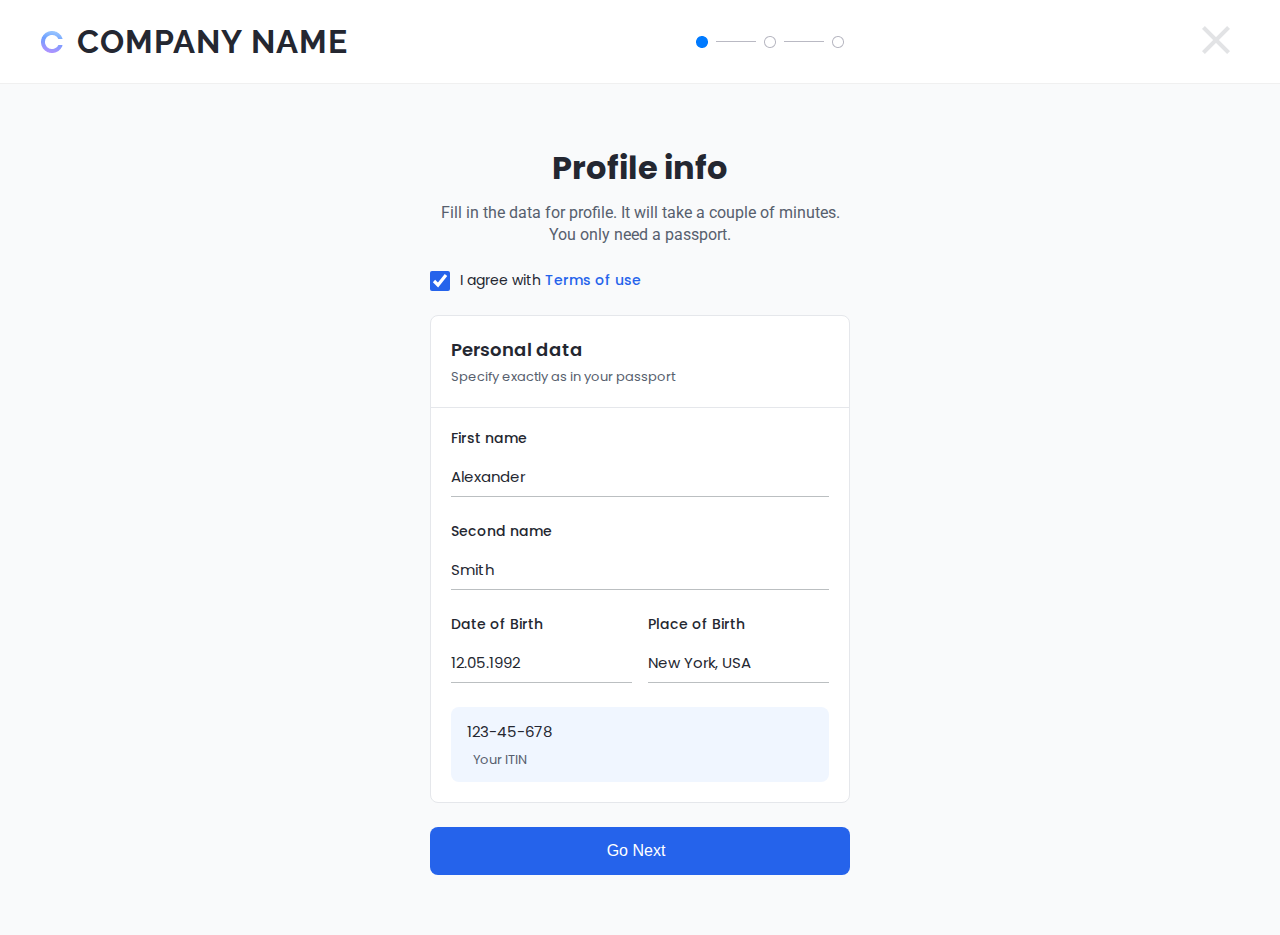
<file: index4.html>
<!DOCTYPE html>
<html lang="en">
<head>
  <meta charset="UTF-8">
  <meta name="viewport" content="width=device-width, initial-scale=1.0">
  <title>Profile Info</title>

  <link rel="preconnect" href="https://fonts.googleapis.com">
  <link rel="preconnect" href="https://fonts.gstatic.com" crossorigin>
  <link href="https://fonts.googleapis.com/css2?family=Poppins:wght@400;500;600;700&family=Raleway:wght@700&family=Roboto:wght@300;400&display=swap" rel="stylesheet">

  <link rel="stylesheet" href="css/style4.css">
  <link rel="stylesheet" href="https://cdnjs.cloudflare.com/ajax/libs/font-awesome/6.0.0-beta3/css/all.min.css" integrity="sha512-Fo3rlrZj/k7ujTnHg4CGR2D7kSs0v4LLanw2qksYuRlEzO+tcaEPQogQ0KaoGN26/zrn20ImR1DfuLWnOo7aBA==" crossorigin="anonymous" referrerpolicy="no-referrer" />
</head>
<body>
  <header>
    <div class="company">
      <img src="image/Logo.png" alt="logo">
      <h1>COMPANY NAME</h1>
    </div>
    <img src="image/Progress bar.png" alt="Progress bar step 1" class="oculto">
    <button id="closeBtn" class="btnClose">
      <img src="image/Icon.png" alt="close icon">
    </button>
  </header>

  <main class="container">
    <div class="text-div">
      <img src="image/Progress bar.png" alt="Progress bar step 1" class="progress">
      <h2>Profile info</h2>
      <p class="regis">
        Fill in the data for profile. It will take a couple of minutes.<br>
        You only need a passport.
      </p>
    </div>

    <div class="terms-box">
      <input type="checkbox" id="terms" name="terms" checked>
      <label for="terms">I agree with <a href="#">Terms of use</a></label>
    </div>

    <div class="profile-form-box">
      <div class="form-header">
        <h3>Personal data</h3>
        <p class="sub-label">Specify exactly as in your passport</p>
      </div>

      <div class="form-body">
        <div class="form-group">
          <label for="first-name">First name</label>
          <input type="text" id="first-name" value="Alexander">
        </div>

        <div class="form-group">
          <label for="second-name">Second name</label>
          <input type="text" id="second-name" value="Smith">
        </div>

        <div class="form-row">
          <div class="input-group-half">
            <label for="dob">Date of Birth</label>
            <div class="input-with-icon">
              <input type="text" id="dob" value="12.05.1992">
              <i class="fa-solid fa-chevron-down"></i>
            </div>
          </div>
          <div class="input-group-half">
            <label for="pob">Place of Birth</label>
            <div class="input-with-icon">
              <input type="text" id="pob" value="New York, USA">
              <i class="fa-solid fa-chevron-down"></i>
            </div>
          </div>
        </div>

        <div class="validated-input-group">
          <input type="text" id="itin" value="123-45-678">
          <p class="validation-success"><i class="fa-solid fa-check"></i> Your ITIN</p>
        </div>
      </div>
    </div>

    <button id="nextBtn" class="next-btn">
      Go Next
      <i class="fa-solid fa-arrow-right"></i>
    </button>
  </main>

  <script src="js/script.js"></script>
</body>
</html>
</file>
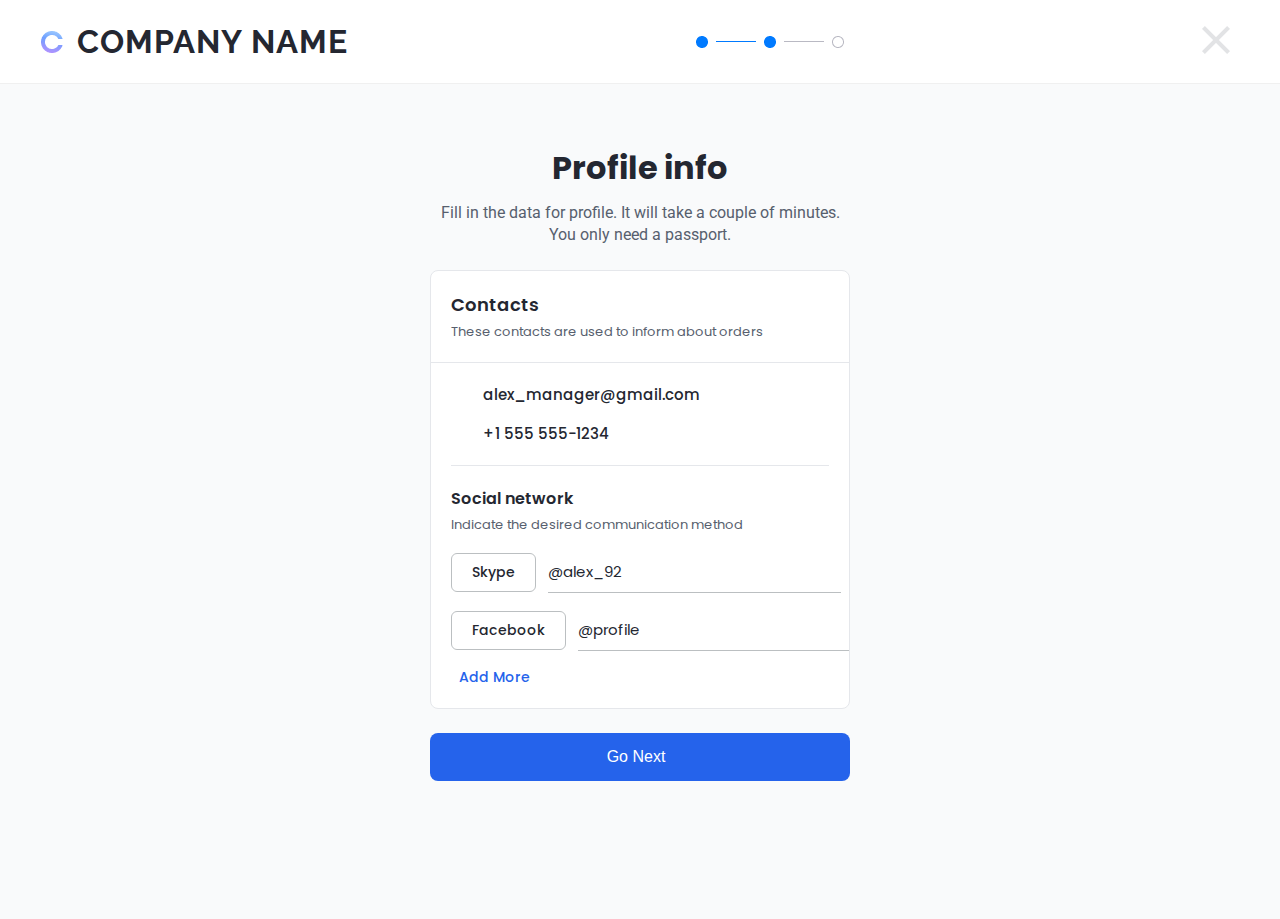
<file: index5.html>
<!DOCTYPE html>
<html lang="en">
<head>
  <meta charset="UTF-8">
  <meta name="viewport" content="width=device-width, initial-scale=1.0">
  <title>Profile Info</title>

  <link rel="preconnect" href="https://fonts.googleapis.com">
  <link rel="preconnect" href="https://fonts.gstatic.com" crossorigin>
  <link href="https://fonts.googleapis.com/css2?family=Poppins:wght@400;500;600;700&family=Raleway:wght@700&family=Roboto:wght@300;400&display=swap" rel="stylesheet">

  <link rel="stylesheet" href="css/style5.css">
  <link rel="stylesheet" href="https://cdnjs.cloudflare.com/ajax/libs/font-awesome/6.4.0/css/all.min.css" integrity="sha512-iecdLmaskl7CVkqkXNQ/ZH/XLlvWZOJyj7Yy7tcenmpD1ypASozpmT/E0iPtmFIB46ZmdtAc9eNBvH0H/ZpiBw==" crossorigin="anonymous" referrerpolicy="no-referrer" />
</head>
<body>
  <header>
    <div class="company">
      <img src="image/Logo.png" alt="logo">
      <h1>COMPANY NAME</h1>
    </div>
    <img src="image/Progress bar2.png" alt="Progress bar step 2" class="oculto">
    <button id="closeBtn" class="btnClose">
      <img src="image/Icon.png" alt="close icon">
    </button>
  </header>

  <main class="container">
    <div class="text-div">
      <img src="image/Progress bar2.png" alt="Progress bar step 2" class="progress">
      <h2>Profile info</h2>
      <p class="regis">
        Fill in the data for profile. It will take a couple of minutes.<br>
        You only need a passport.
      </p>
    </div>

    <div class="profile-form-box">
      <div class="form-header">
        <h3>Contacts</h3>
        <p class="sub-label">These contacts are used to inform about orders</p>
      </div>

      <div class="form-content">
        <div class="contact-list">
          <div class="contact-item">
            <i class="fa-solid fa-envelope"></i>
            <span>alex_manager@gmail.com</span>
          </div>
          <div class="contact-item">
            <i class="fa-solid fa-phone"></i>
            <span>+1 555 555-1234</span>
          </div>
        </div>

        <hr>

        <div class="social-section">
          <div class="social-header">
            <h4>Social network</h4>
            <p class="sub-label">Indicate the desired communication method</p>
          </div>

          <div class="social-inputs">
            <div class="social-input-row">
              <div class="social-dropdown">
                <i class="fa-brands fa-skype"></i>
                <span>Skype</span>
                <i class="fa-solid fa-chevron-down"></i>
              </div>
              <input type="text" value="@alex_92">
            </div>

            <div class="social-input-row">
              <div class="social-dropdown">
                <i class="fa-brands fa-facebook"></i>
                <span>Facebook</span>
                <i class="fa-solid fa-chevron-down"></i>
              </div>
              <input type="text" value="@profile">
            </div>
          </div>

          <a href="#" class="add-more">
            <i class="fa-solid fa-plus"></i>
            Add More
          </a>
        </div>
      </div>
    </div>
    <button id="nextBtns" class="next-btn">
      Go Next
      <i class="fa-solid fa-arrow-right"></i>
    </button>
  </main>

  <script src="js/script.js"></script>
</body>
</html>
</file>
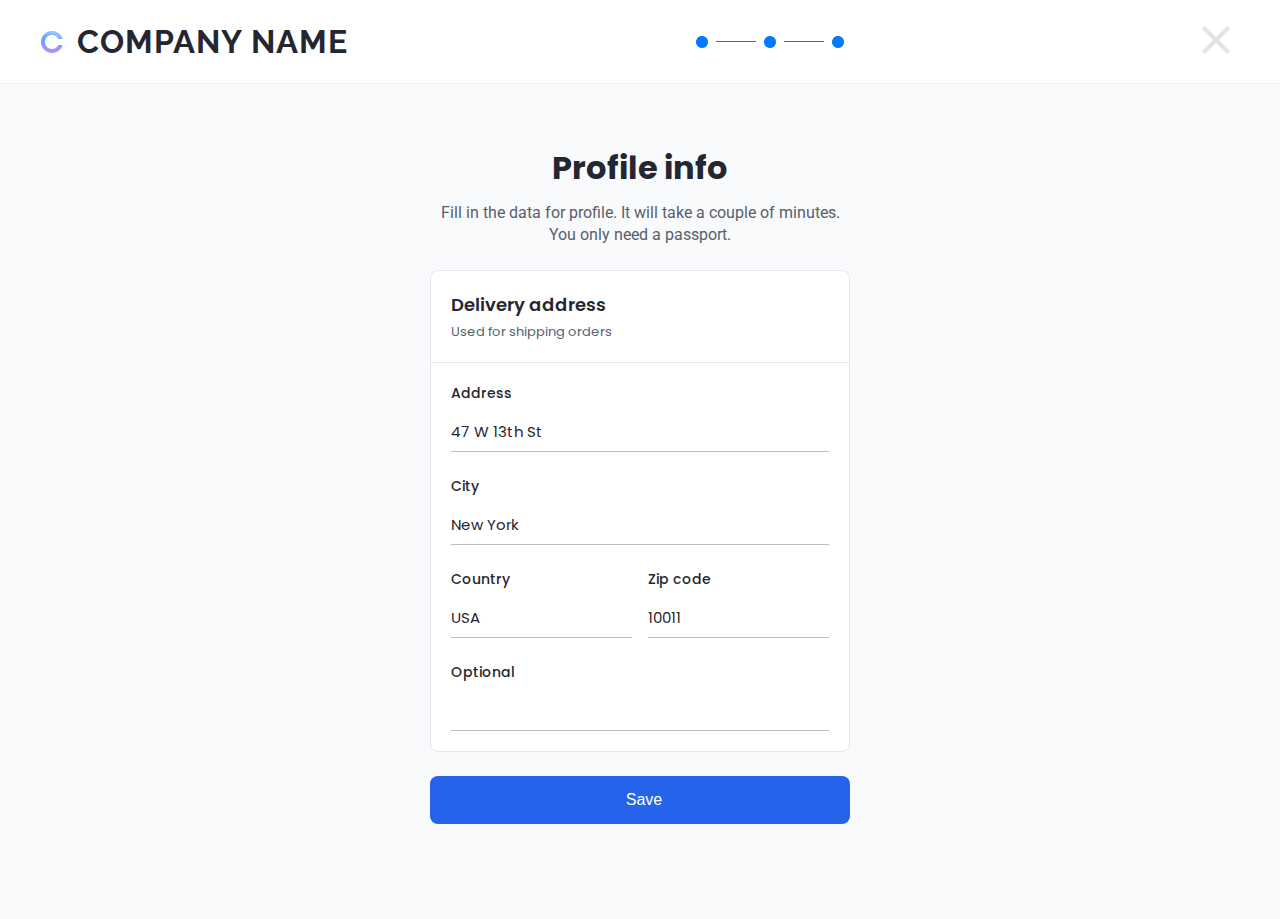
<file: index6.html>
<!DOCTYPE html>
<html lang="en">
<head>
  <meta charset="UTF-8">
  <meta name="viewport" content="width=device-width, initial-scale=1.0">
  <title>Profile Info - Delivery Address</title>

  <link rel="preconnect" href="https://fonts.googleapis.com">
  <link rel="preconnect" href="https://fonts.gstatic.com" crossorigin>
  <link href="https://fonts.googleapis.com/css2?family=Poppins:wght@400;500;600;700&family=Raleway:wght@700&family=Roboto:wght@300;400&display=swap" rel="stylesheet">

  <link rel="stylesheet" href="css/style6.css">
  <link rel="stylesheet" href="https://cdnjs.cloudflare.com/ajax/libs/font-awesome/6.4.0/css/all.min.css" integrity="sha512-iecdLmaskl7CVkqkXNQ/ZH/XLlvWZOJyj7Yy7tcenmpD1ypASozpmT/E0iPtmFIB46ZmdtAc9eNBvH0H/ZpiBw==" crossorigin="anonymous" referrerpolicy="no-referrer" />
</head>
<body>
  <header>
    <div class="company">
      <img src="image/Logo.png" alt="logo">
      <h1>COMPANY NAME</h1>
    </div>
    <img src="image/Progress bar3.png" alt="Progress bar step 3" class="oculto">
    <button id="closeBtn" class="btnClose">
      <img src="image/Icon.png" alt="close icon">
    </button>
  </header>

  <main class="container">
    <div class="text-div">
      <img src="image/Progress bar3.png" alt="Progress bar step 3" class="progress">
      <h2>Profile info</h2>
      <p class="regis">
        Fill in the data for profile. It will take a couple of minutes.<br>
        You only need a passport.
      </p>
    </div>

    <div class="profile-form-box">
      <div class="form-header">
        <h3>Delivery address</h3>
        <p class="sub-label">Used for shipping orders</p>
      </div>

      <div class="form-body">
        <div class="form-group">
          <label for="address">Address</label>
          <input type="text" id="address" value="47 W 13th St">
        </div>

        <div class="form-group">
          <label for="city">City</label>
          <div class="input-with-icon">
            <input type="text" id="city" value="New York">
            <i class="fa-solid fa-chevron-down"></i>
          </div>
        </div>

        <div class="form-row">
          <div class="input-group-half">
            <label for="country">Country</label>
            <div class="input-with-icon">
              <input type="text" id="country" value="USA">
              <i class="fa-solid fa-chevron-down"></i>
            </div>
          </div>
          <div class="input-group-half">
            <label for="zipcode">Zip code</label>
            <input type="text" id="zipcode" value="10011">
          </div>
        </div>

        <div class="form-group">
          <label for="optional">Optional</label>
          <input type="text" id="optional" placeholder="">
        </div>
      </div>
    </div>
    <button id="saveBtn" class="save-btn">
      <i class="fa-solid fa-check"></i>
      Save
    </button>
  </main>

  <script src="js/script.js"></script>
</body>
</html>
</file>
<file: css/style4.css>
* {
  margin: 0;
  padding: 0;
  box-sizing: border-box;
}

body {
  background: #fff;
  font-family: "Poppins", sans-serif;
  color: #242731;
}

/* ===== HEADER ===== */
header {
  display: flex;
  align-items: center;
  justify-content: space-between;
  padding: 8px 24px;
  gap: 16px;
  border-bottom: 1px solid #F0F0F0; /* Borda sutil como na imagem */
}

header .company {
  display: flex;
  align-items: center;
  gap: 13px;
  color: #242731;
  font-family: "Raleway", sans-serif;
  font-size: 16px;
  font-weight: 700;
  letter-spacing: 1px;
  text-transform: uppercase;
}

header .oculto {
  display: none;
}

header button {
  background: transparent;
  border: none;
  cursor: pointer;
}

/* ===== MAIN ===== */
.container {
  display: flex;
  flex-direction: column;
  align-items: center;
  padding: 24px;
  gap: 24px;
  background: #F9FAFB; /* Fundo levemente cinza como na imagem */
  min-height: calc(100vh - 65px); /* 65px é a altura aproximada do header */
}

.text-div {
  text-align: center;
  max-width: 420px;
}

.progress {
  margin: 20px auto;
  max-width: 60%;
}

h2 {
  font-size: 32px;
  font-weight: 700;
  margin-bottom: 10px;
}

.regis {
  color: #575F6E;
  font-family: "Roboto", sans-serif;
  font-size: 16px;
  line-height: 22px;
}

/* ===== TERMS BOX ===== */
.terms-box {
  display: flex;
  align-items: center;
  gap: 10px;
  max-width: 420px;
  width: 100%;
}

.terms-box input[type="checkbox"] {
  width: 20px;
  height: 20px;
  accent-color: #2563EB;
}

.terms-box label {
  font-size: 14px;
  color: #242731;
}

.terms-box a {
  color: #2563EB;
  text-decoration: none;
  font-weight: 500;
}

.terms-box a:hover {
  text-decoration: underline;
}

/* ===== PROFILE FORM ===== */
.profile-form-box {
  max-width: 420px;
  width: 100%;
  background: #fff;
  border: 1px solid #E5E7EB; /* Borda da caixa */
  border-radius: 8px;
  overflow: hidden; /* Para conter o border-radius */
}

.form-header {
  padding: 20px;
  border-bottom: 1px solid #E5E7EB;
}

.form-header h3 {
  font-size: 18px;
  font-weight: 600;
  color: #242731;
}

.form-header .sub-label {
  font-size: 13px;
  color: #575F6E;
  margin-top: 4px;
}

.form-body {
  padding: 20px;
  display: flex;
  flex-direction: column;
  gap: 24px;
}

.form-group,
.input-group-half {
  display: flex;
  flex-direction: column;
  gap: 8px;
}

.form-group label,
.input-group-half label {
  font-size: 14px;
  color: #242731;
  font-weight: 500;
}

.form-group input[type="text"],
.input-with-icon input[type="text"] {
  width: 100%;
  border: none;
  border-bottom: 1px solid #BBBFC1;
  font-size: 15px;
  padding: 8px 0;
  outline: none;
  font-family: "Poppins", sans-serif;
  color: #242731;
}

.form-group input[type="text"]:focus,
.input-with-icon input[type="text"]:focus {
  border-bottom-color: #2563EB;
}

/* --- Row for DOB/POB --- */
.form-row {
  display: flex;
  flex-direction: column; /* Stacks on mobile by default */
  gap: 24px;
}

.input-with-icon {
  position: relative;
}

.input-with-icon i {
  position: absolute;
  right: 8px;
  top: 50%;
  transform: translateY(-50%);
  color: #999;
  cursor: pointer;
  font-size: 12px;
}

/* --- Validated ITIN Input --- */
.validated-input-group {
  background: #F0F6FF; /* Fundo azul claro */
  border-radius: 8px;
  padding: 12px 16px;
}

.validated-input-group input[type="text"] {
  width: 100%;
  border: none;
  outline: none;
  background: transparent;
  font-size: 15px;
  font-family: "Poppins", sans-serif;
  color: #242731;
  padding: 0;
}

.validation-success {
  color: #575F6E; /* Cor do texto de sucesso */
  font-size: 13px;
  margin-top: 6px;
}

.validation-success i {
  color: #10B981; /* Cor do ícone de check */
  margin-right: 6px;
}

/* ===== BUTTON ===== */
.next-btn {
  background: #2563EB;
  color: #fff;
  font-weight: 500;
  font-size: 16px;
  border: none;
  border-radius: 8px;
  height: 48px;
  width: 100%;
  max-width: 420px;
  cursor: pointer;
  display: flex;
  align-items: center;
  justify-content: center;
  gap: 8px;
}

.next-btn:hover {
  background: #1E40AF;
}

/* ===== RESPONSIVE ===== */
@media (min-width: 768px) {
  header {
    padding: 16px 40px; /* Mais padding no desktop */
  }

  header .oculto {
    display: inline; /* Mostra a barra de progresso do desktop */
  }

  .container {
    padding: 60px 24px; /* Mais padding superior no desktop */
  }

  .progress {
    display: none; /* Esconde a barra de progresso do mobile */
  }
  
  .form-row {
    flex-direction: row; /* Lado a lado no desktop */
    gap: 16px;
  }

  .input-group-half {
    width: 50%; /* Divide o espaço */
  }
}
</file>
<file: css/style5.css>
* {
  margin: 0;
  padding: 0;
  box-sizing: border-box;
}

body {
  background: #fff;
  font-family: "Poppins", sans-serif;
  color: #242731;
}

/* ===== HEADER ===== */
header {
  display: flex;
  align-items: center;
  justify-content: space-between;
  padding: 8px 24px;
  gap: 16px;
  border-bottom: 1px solid #F0F0F0;
}

header .company {
  display: flex;
  align-items: center;
  gap: 13px;
  color: #242731;
  font-family: "Raleway", sans-serif;
  font-size: 16px;
  font-weight: 700;
  letter-spacing: 1px;
  text-transform: uppercase;
}

header .oculto {
  display: none;
}

header button {
  background: transparent;
  border: none;
  cursor: pointer;
}

/* ===== MAIN ===== */
.container {
  display: flex;
  flex-direction: column;
  align-items: center;
  padding: 24px;
  gap: 24px;
  background: #F9FAFB;
  min-height: calc(100vh - 65px); 
}

.text-div {
  text-align: center;
  max-width: 420px;
}

.progress {
  margin: 20px auto;
  max-width: 60%;
}

h2 {
  font-size: 32px;
  font-weight: 700;
  margin-bottom: 10px;
}

.regis {
  color: #575F6E;
  font-family: "Roboto", sans-serif;
  font-size: 16px;
  line-height: 22px;
}

/* ===== PROFILE FORM (Contacts) ===== */
.profile-form-box {
  max-width: 420px;
  width: 100%;
  background: #fff;
  border: 1px solid #E5E7EB;
  border-radius: 8px;
  overflow: hidden;
}

.form-header {
  padding: 20px;
  border-bottom: 1px solid #E5E7EB;
}

.form-header h3 {
  font-size: 18px;
  font-weight: 600;
  color: #242731;
}

.form-header .sub-label {
  font-size: 13px;
  color: #575F6E;
  margin-top: 4px;
}

.form-content {
  padding: 20px;
  display: flex;
  flex-direction: column;
  gap: 20px; /* Espaço entre lista de contatos, HR e redes sociais */
}

/* --- Lista de contatos --- */
.contact-list {
  display: flex;
  flex-direction: column;
  gap: 16px;
}

.contact-item {
  display: flex;
  align-items: center;
  gap: 12px;
  font-size: 15px;
  font-weight: 500;
  color: #242731;
}

.contact-item i {
  color: #575F6E;
  font-size: 16px;
  width: 20px;
  text-align: center;
}

/* --- Divisor --- */
.form-content hr {
  border: none;
  border-top: 1px solid #E5E7EB;
  margin: 0;
}

/* --- Seção Social --- */
.social-section {
  display: flex;
  flex-direction: column;
  gap: 16px; /* Espaço entre header, inputs e link */
}

.social-header h4 {
  font-size: 16px;
  font-weight: 600;
  color: #242731;
}

.social-header .sub-label {
  font-size: 13px;
  color: #575F6E;
  margin-top: 4px;
}

.social-inputs {
  display: flex;
  flex-direction: column;
  gap: 16px;
}

.social-input-row {
  display: flex;
  align-items: center;
  gap: 12px;
}

.social-dropdown {
  display: flex;
  align-items: center;
  gap: 8px;
  border: 1px solid #BBBFC1;
  border-radius: 6px;
  padding: 8px 12px;
  cursor: pointer;
  width: 140px; /* Largura fixa para o dropdown */
  justify-content: space-between;
}

.social-dropdown .fa-brands {
  font-size: 18px;
}
.social-dropdown .fa-skype { color: #00AFF0; }
.social-dropdown .fa-facebook { color: #1877F2; }

.social-dropdown span {
  flex: 1; /* Ocupa o espaço restante */
  font-size: 14px;
  font-weight: 500;
}

.social-dropdown .fa-chevron-down {
  font-size: 12px;
  color: #999;
}

.social-input-row input[type="text"] {
  flex: 1; /* Ocupa o espaço restante na linha */
  border: none;
  border-bottom: 1px solid #BBBFC1;
  padding: 9px 0; /* Alinha altura com o dropdown */
  font-size: 15px;
  outline: none;
  font-family: "Poppins", sans-serif;
  color: #242731;
}

.social-input-row input[type="text"]:focus {
  border-bottom-color: #2563EB;
}

.add-more {
  display: inline-flex;
  align-items: center;
  gap: 8px;
  color: #2563EB;
  text-decoration: none;
  font-weight: 500;
  font-size: 14px;
  width: fit-content; /* Para o link não ocupar a largura toda */
}

.add-more i {
  font-size: 12px;
}

.add-more:hover {
  text-decoration: underline;
}

/* ===== BUTTON ===== */
.next-btn {
  background: #2563EB;
  color: #fff;
  font-weight: 500;
  font-size: 16px;
  border: none;
  border-radius: 8px;
  height: 48px;
  width: 100%;
  max-width: 420px;
  cursor: pointer;
  display: flex;
  align-items: center;
  justify-content: center;
  gap: 8px;
}

.next-btn:hover {
  background: #1E40AF;
}

/* ===== RESPONSIVE ===== */
@media (min-width: 768px) {
  header {
    padding: 16px 40px;
  }

  header .oculto {
    display: inline;
  }

  .container {
    padding: 60px 24px;
  }

  .progress {
    display: none;
  }
}
</file>
<file: css/style6.css>
* {
  margin: 0;
  padding: 0;
  box-sizing: border-box;
}

body {
  background: #fff;
  font-family: "Poppins", sans-serif;
  color: #242731;
}

/* ===== HEADER ===== */
header {
  display: flex;
  align-items: center;
  justify-content: space-between;
  padding: 8px 24px;
  gap: 16px;
  border-bottom: 1px solid #F0F0F0;
}

header .company {
  display: flex;
  align-items: center;
  gap: 13px;
  color: #242731;
  font-family: "Raleway", sans-serif;
  font-size: 16px;
  font-weight: 700;
  letter-spacing: 1px;
  text-transform: uppercase;
}

header .oculto {
  display: none;
}

header button {
  background: transparent;
  border: none;
  cursor: pointer;
}

/* ===== MAIN ===== */
.container {
  display: flex;
  flex-direction: column;
  align-items: center;
  padding: 24px;
  gap: 24px;
  background: #F9FAFB;
  min-height: calc(100vh - 65px); 
}

.text-div {
  text-align: center;
  max-width: 420px;
}

.progress {
  margin: 20px auto;
  max-width: 60%;
}

h2 {
  font-size: 32px;
  font-weight: 700;
  margin-bottom: 10px;
}

.regis {
  color: #575F6E;
  font-family: "Roboto", sans-serif;
  font-size: 16px;
  line-height: 22px;
}

/* ===== PROFILE FORM (Delivery Address) ===== */
.profile-form-box {
  max-width: 420px;
  width: 100%;
  background: #fff;
  border: 1px solid #E5E7EB;
  border-radius: 8px;
  overflow: hidden;
}

.form-header {
  padding: 20px;
  border-bottom: 1px solid #E5E7EB;
}

.form-header h3 {
  font-size: 18px;
  font-weight: 600;
  color: #242731;
}

.form-header .sub-label {
  font-size: 13px;
  color: #575F6E;
  margin-top: 4px;
}

.form-body {
  padding: 20px;
  display: flex;
  flex-direction: column;
  gap: 24px; /* Espaço entre os grupos de formulário */
}

.form-group,
.input-group-half {
  display: flex;
  flex-direction: column;
  gap: 8px;
}

.form-group label,
.input-group-half label {
  font-size: 14px;
  color: #242731;
  font-weight: 500;
}

.form-group input[type="text"],
.input-group-half input[type="text"],
.input-with-icon input[type="text"] {
  width: 100%;
  border: none;
  border-bottom: 1px solid #BBBFC1;
  font-size: 15px;
  padding: 8px 0;
  outline: none;
  font-family: "Poppins", sans-serif;
  color: #242731;
}

.form-group input[type="text"]:focus,
.input-group-half input[type="text"]:focus,
.input-with-icon input[type="text"]:focus {
  border-bottom-color: #2563EB;
}

/* --- Input com ícone (para dropdowns) --- */
.input-with-icon {
  position: relative;
}

.input-with-icon i {
  position: absolute;
  right: 8px;
  top: 50%;
  transform: translateY(-50%);
  color: #999;
  cursor: pointer;
  font-size: 12px;
}

/* --- Linha do formulário (para Country/Zip) --- */
.form-row {
  display: flex;
  flex-direction: column; /* Empilhado no mobile */
  gap: 24px;
}

/* ===== BUTTON ===== */
.save-btn {
  background: #2563EB;
  color: #fff;
  font-weight: 500;
  font-size: 16px;
  border: none;
  border-radius: 8px;
  height: 48px;
  width: 100%;
  max-width: 420px;
  cursor: pointer;
  display: flex;
  align-items: center;
  justify-content: center;
  gap: 8px; /* Espaço entre o ícone e o texto */
}

.save-btn:hover {
  background: #1E40AF;
}

/* ===== RESPONSIVE ===== */
@media (min-width: 768px) {
  header {
    padding: 16px 40px;
  }

  header .oculto {
    display: inline;
  }

  .container {
    padding: 60px 24px;
  }

  .progress {
    display: none;
  }

  .form-row {
    flex-direction: row; /* Lado a lado no desktop */
    gap: 16px;
  }

  .input-group-half {
    width: 50%; /* Divide o espaço */
  }
}
</file>
